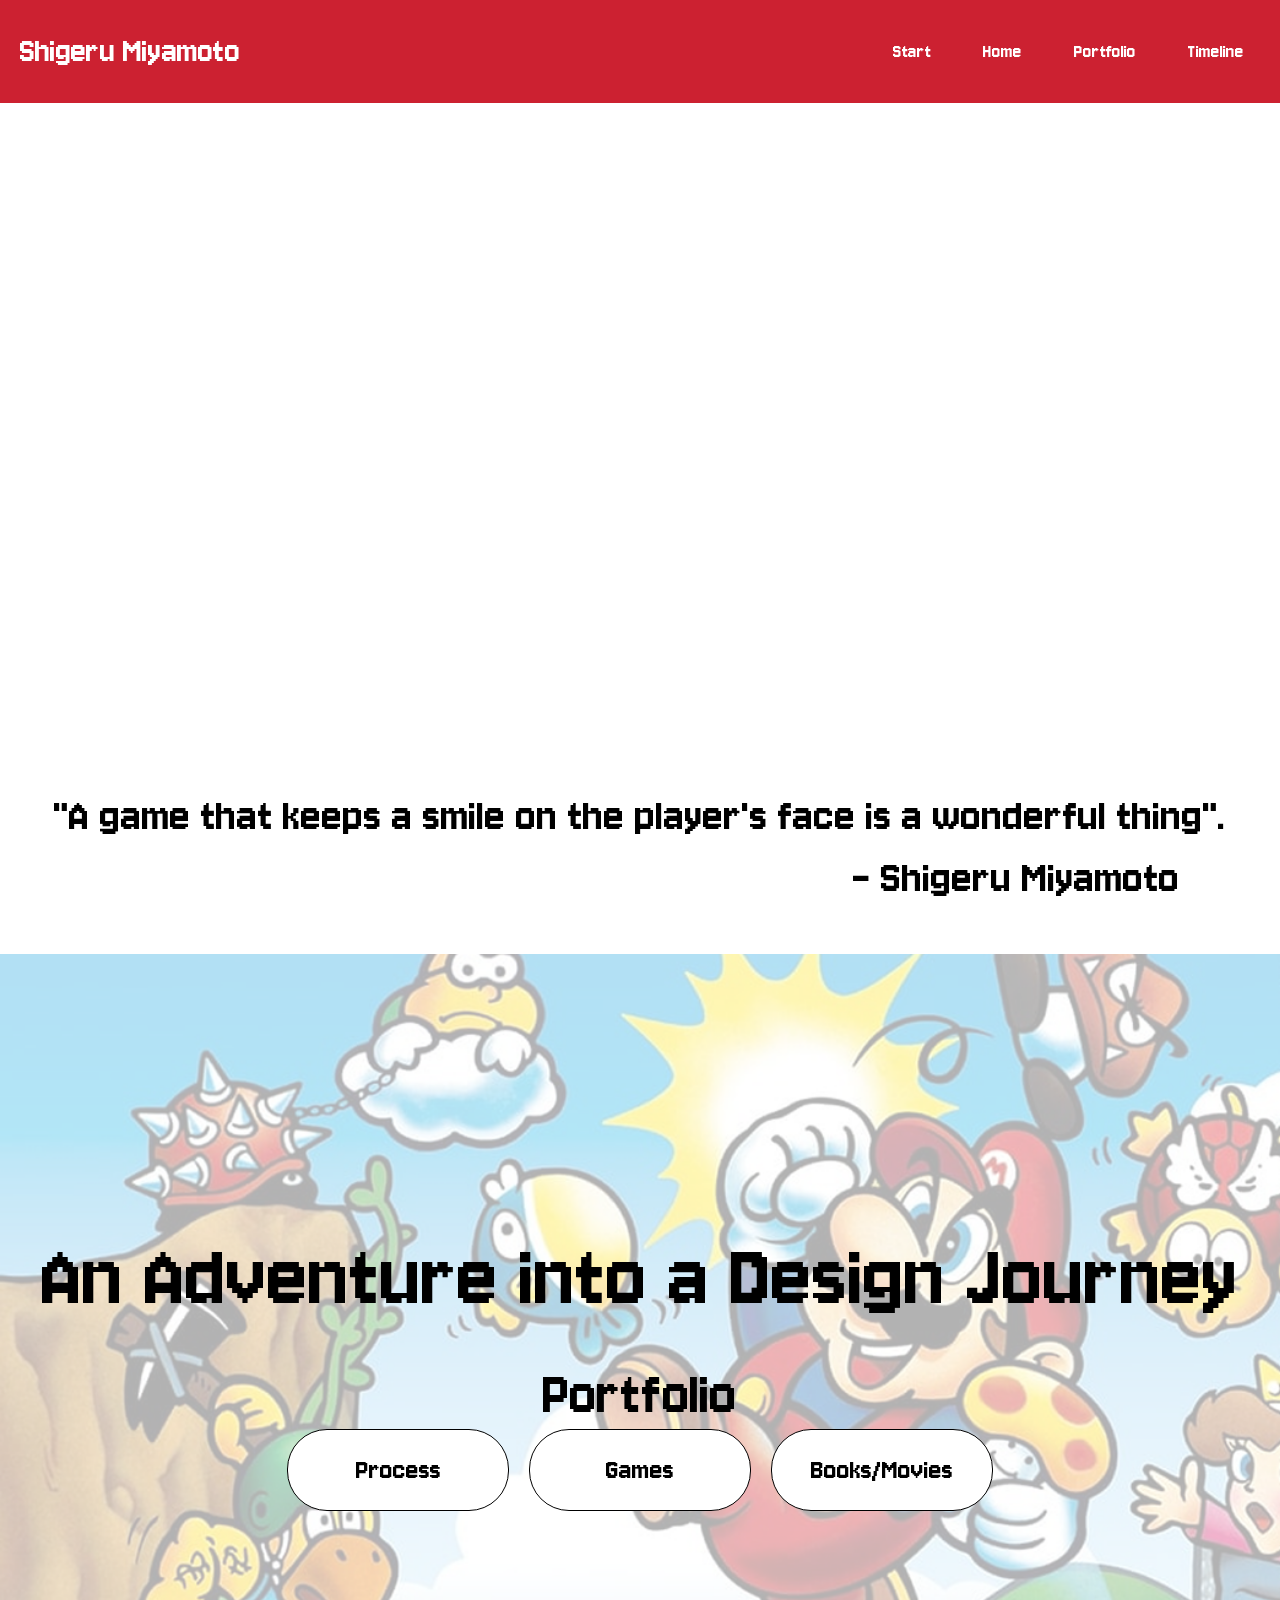
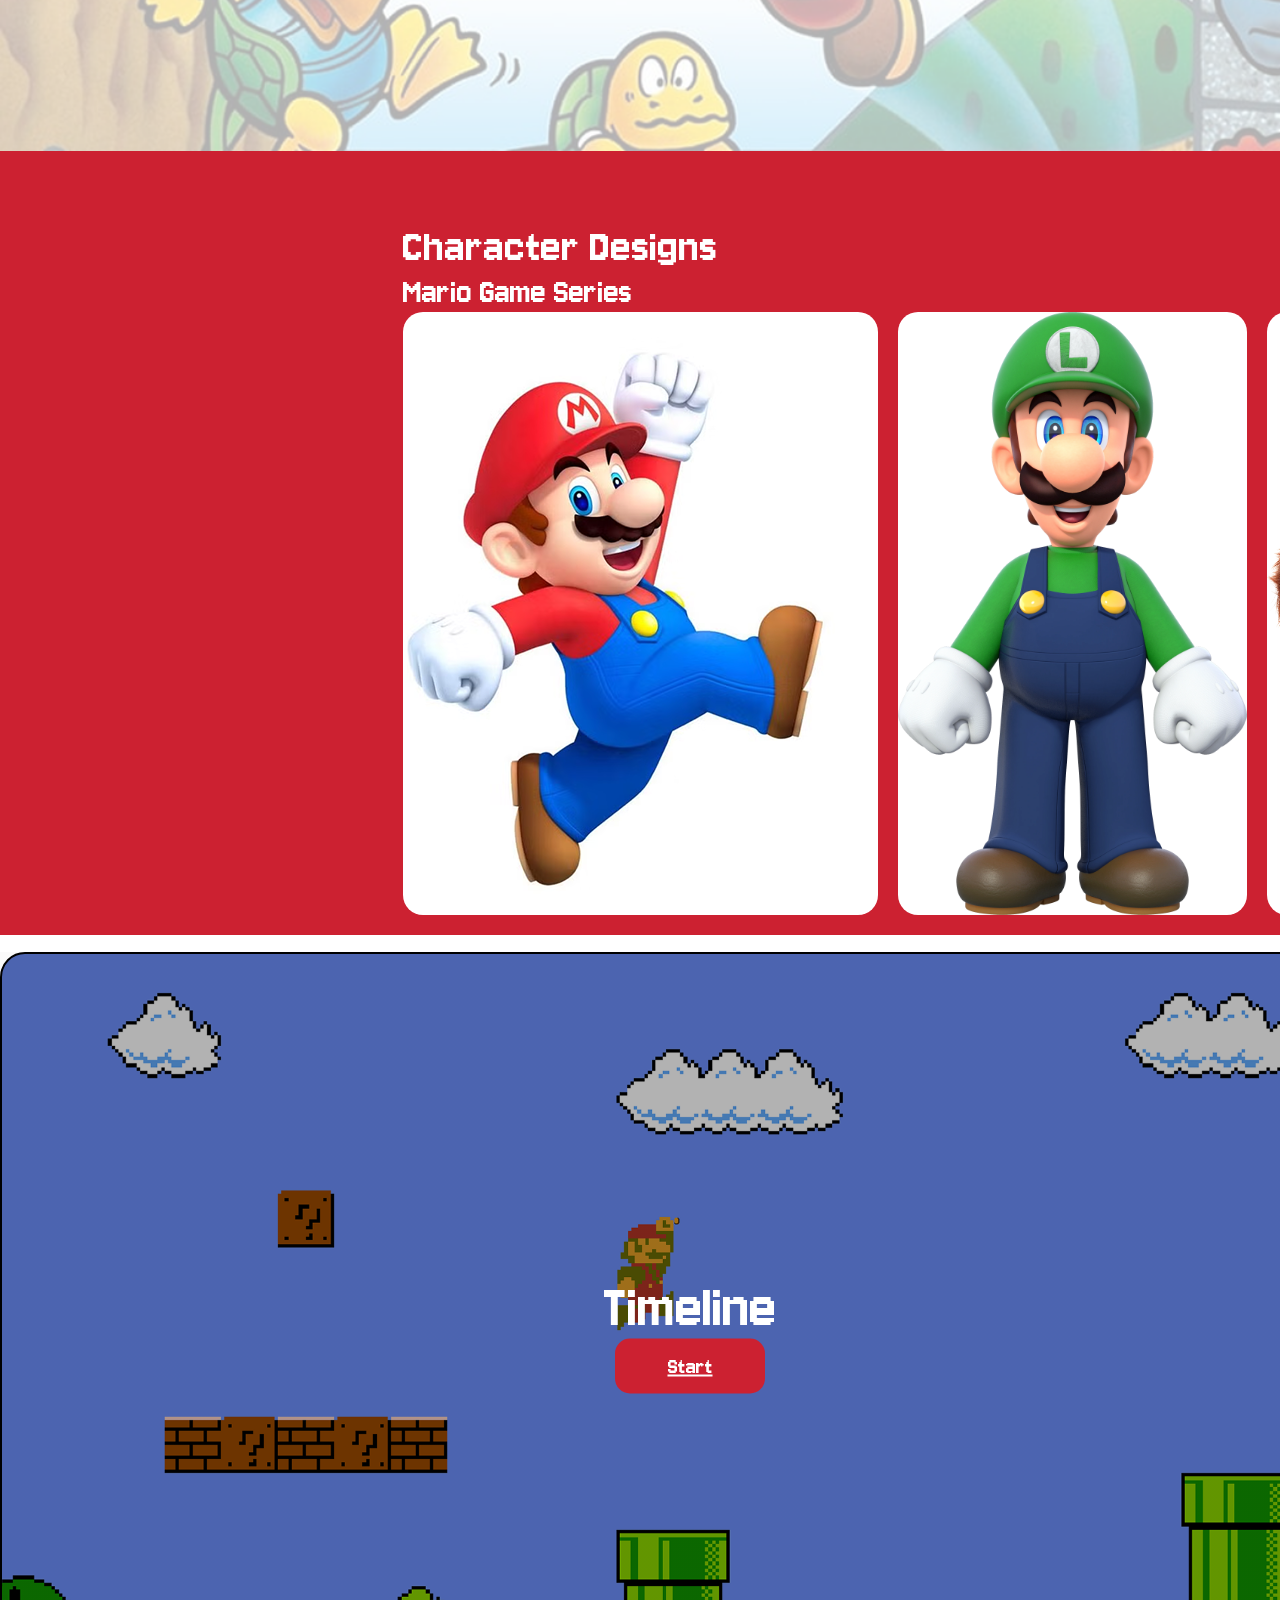
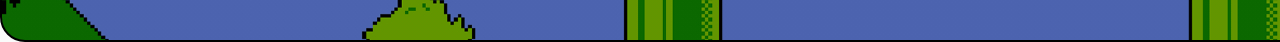
<file: index.html>
<!DOCTYPE html>
<html>
<head>
<meta name="viewport" content="width=device-width, initial-scale=1.0">
<link rel="preconnect" href="https://fonts.googleapis.com">
<link rel="preconnect" href="https://fonts.gstatic.com" crossorigin>
<link href="https://fonts.googleapis.com/css2?family=Jersey+10&display=swap" rel="stylesheet">
<link rel="stylesheet" href="main.css">
</head>
<style>
body { 
  font-family: 'Jersey 10', sans-serif;
  margin: 0;
  padding: 0;
  box-sizing: border-box; /* Ensures padding doesn't affect width */
}
</style>

<body>

  <div class="background"></div>
    <!-- Navigation links here -->
      <navbar class="navigationbar">
      <logo class="logo" href="index.html">Shigeru Miyamoto</logo>
        <ul>
            <li><a class="navbartext" href="intro-animation.html">Start</a></li>
            <li><a class="navbartext" href="index.html">Home</a></li>
            <li><a class="navbartext" href="portfolio.html">Portfolio</a></li>
            <li><a class="navbartext" href="timeline.html">Timeline</a></li>
        </ul>
      </navbar>
      </nav>
     <!-- Main content here -->
<main class="body">
  <video class="video" muted autoplay loop playsinline="auto">
    <source src="Project Name 10.mov" type="video/quicktime">
  </video>


      <!-- quote -->
   <div class="quote item-1">"A game that keeps a smile on the player's face is a wonderful thing". </div>
      <div class="shigeru">- Shigeru Miyamoto</div>

      <!-- portfolio navigation section -->
       <div class="container item-2">
  <p><div class="lrgcentered">An Adventure into a Design Journey</div></p>
  <div class="centered">Portfolio</div>
  
<div class="button-container">
  <a class="button" href="portfolio.html">Process</a>
  <a class="button" href="portfolio.html">Games</a>
  <a class="button" href="portfolio.html">Books/Movies</a>
</div>
</div>
  
  <!-- character design section -->
  <div class="scroll-container item-3">
      <div class="character-design-background">
            <!--text goes here-->
         <div class="character-designs">Character Designs</div>
          <div class="game-series"> Mario Game Series</div>
      <!-- Individual character designs will go here -->
        <div class="characters">
         <img src="Rectangle 61.png" style=" object-fit: contain; box-sizing: border-box; position: center; top: 150px;" alt="mario">
         <img class="characters" src="Luigi_New_Super_Mario_Bros_U_Deluxe.webp" alt="Luigi">
         <img class=" characters" src="donkeykong.webp" alt="donkey kong">
        <img class=" characters" src="yoshi.png" alt="yoshi">
        <img class=" characters" src="princess peach.webp" alt="princess peach">
      </div> 
      </div>
      </div>
    </div>
  </div>
    </body>
  <span style="display: inline-block; width: 30px;"></span>
    <div class="timeline-background">
  <!-- Timeline content will go here -->
    <div class="timeline">
      <div class="timeline-txt">Timeline</div>
      <a href="timeline.html" class="btncentered playbutton">Start</a>
      </div>
    </div>
  </div>
</div>
</main>
</file>
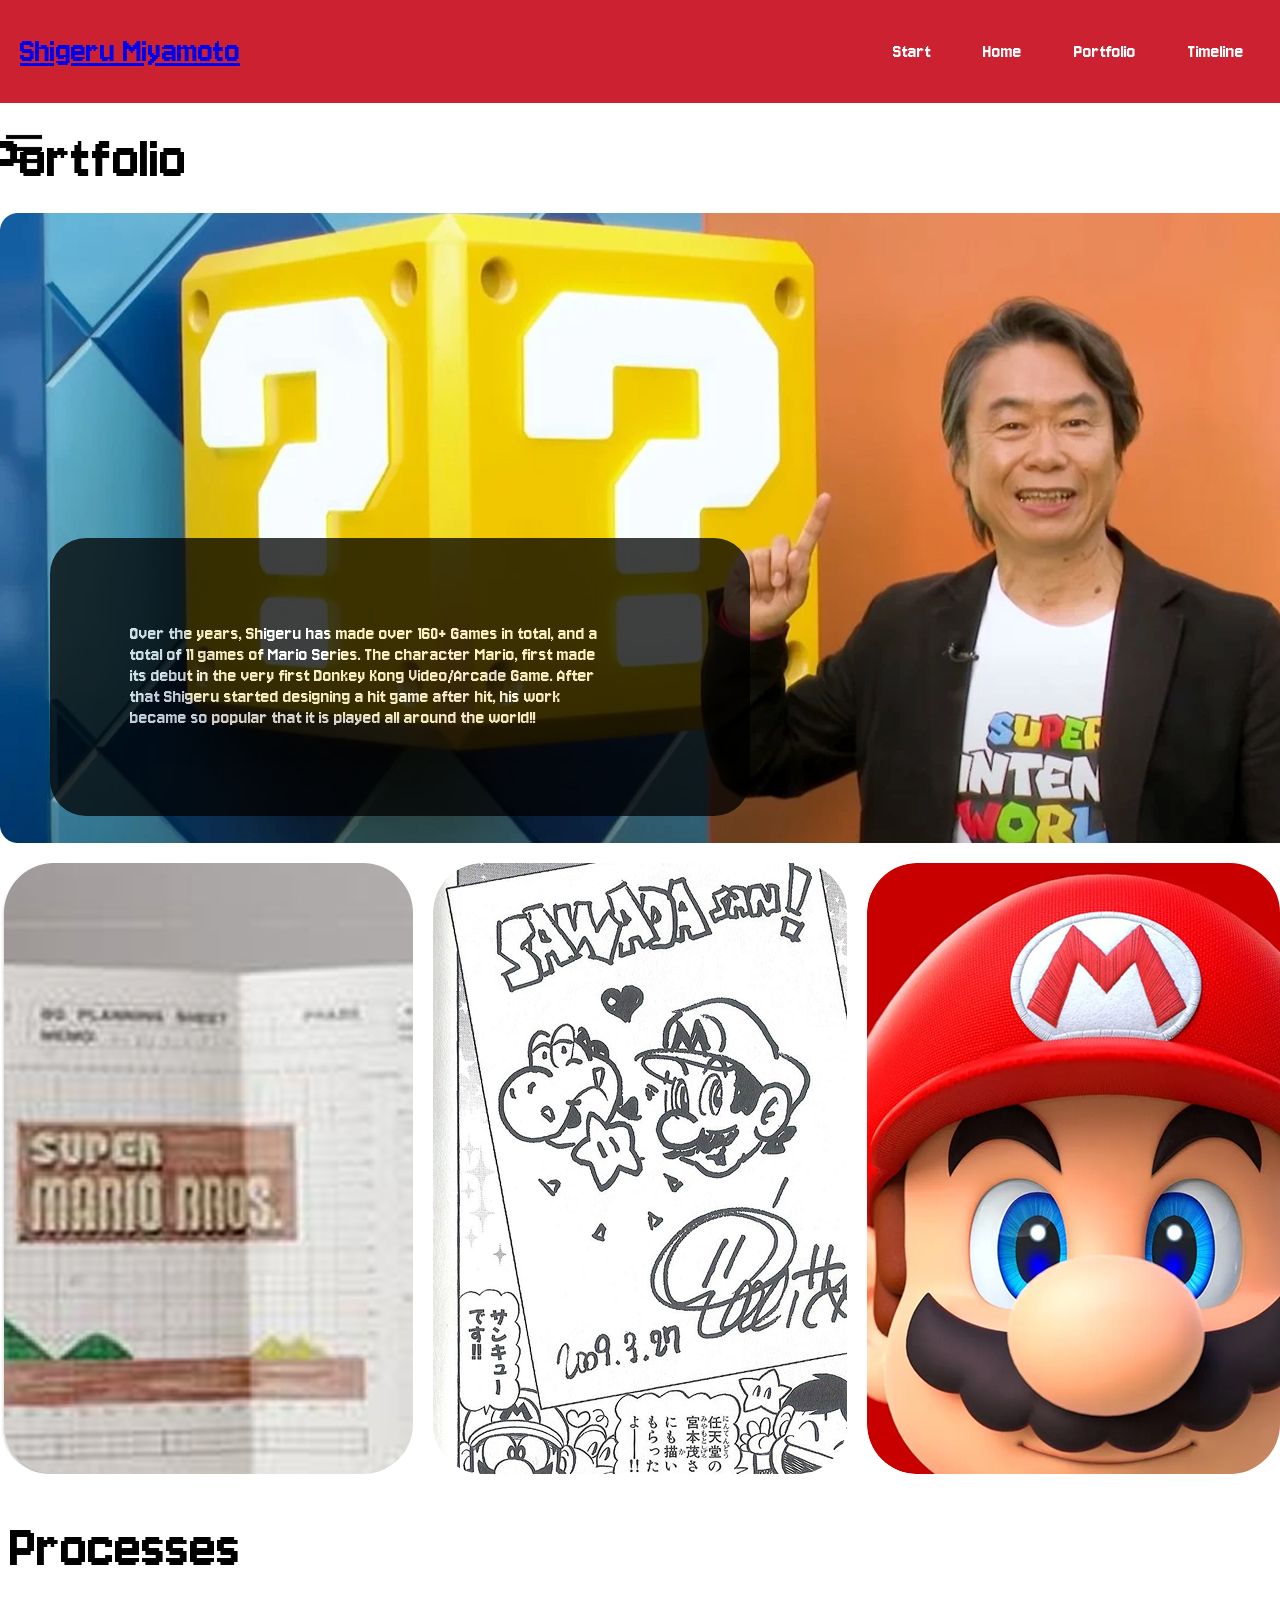
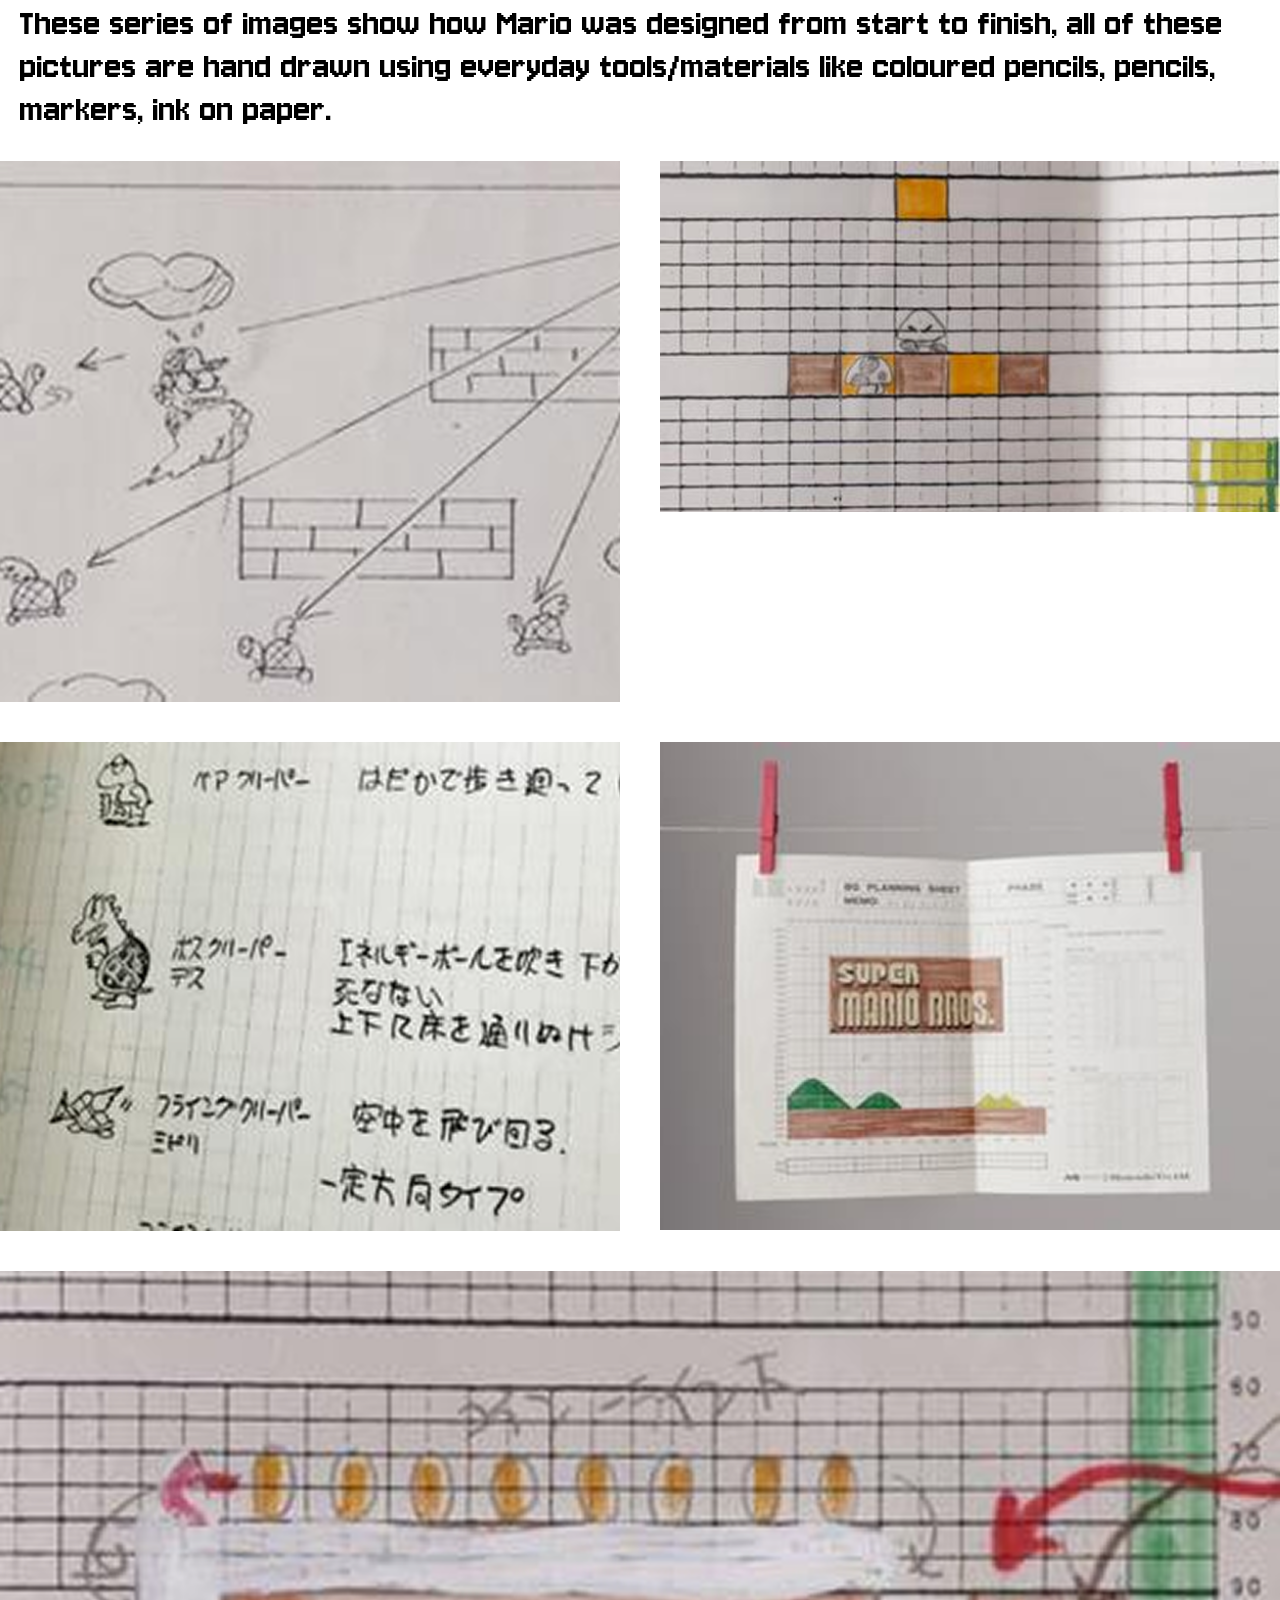
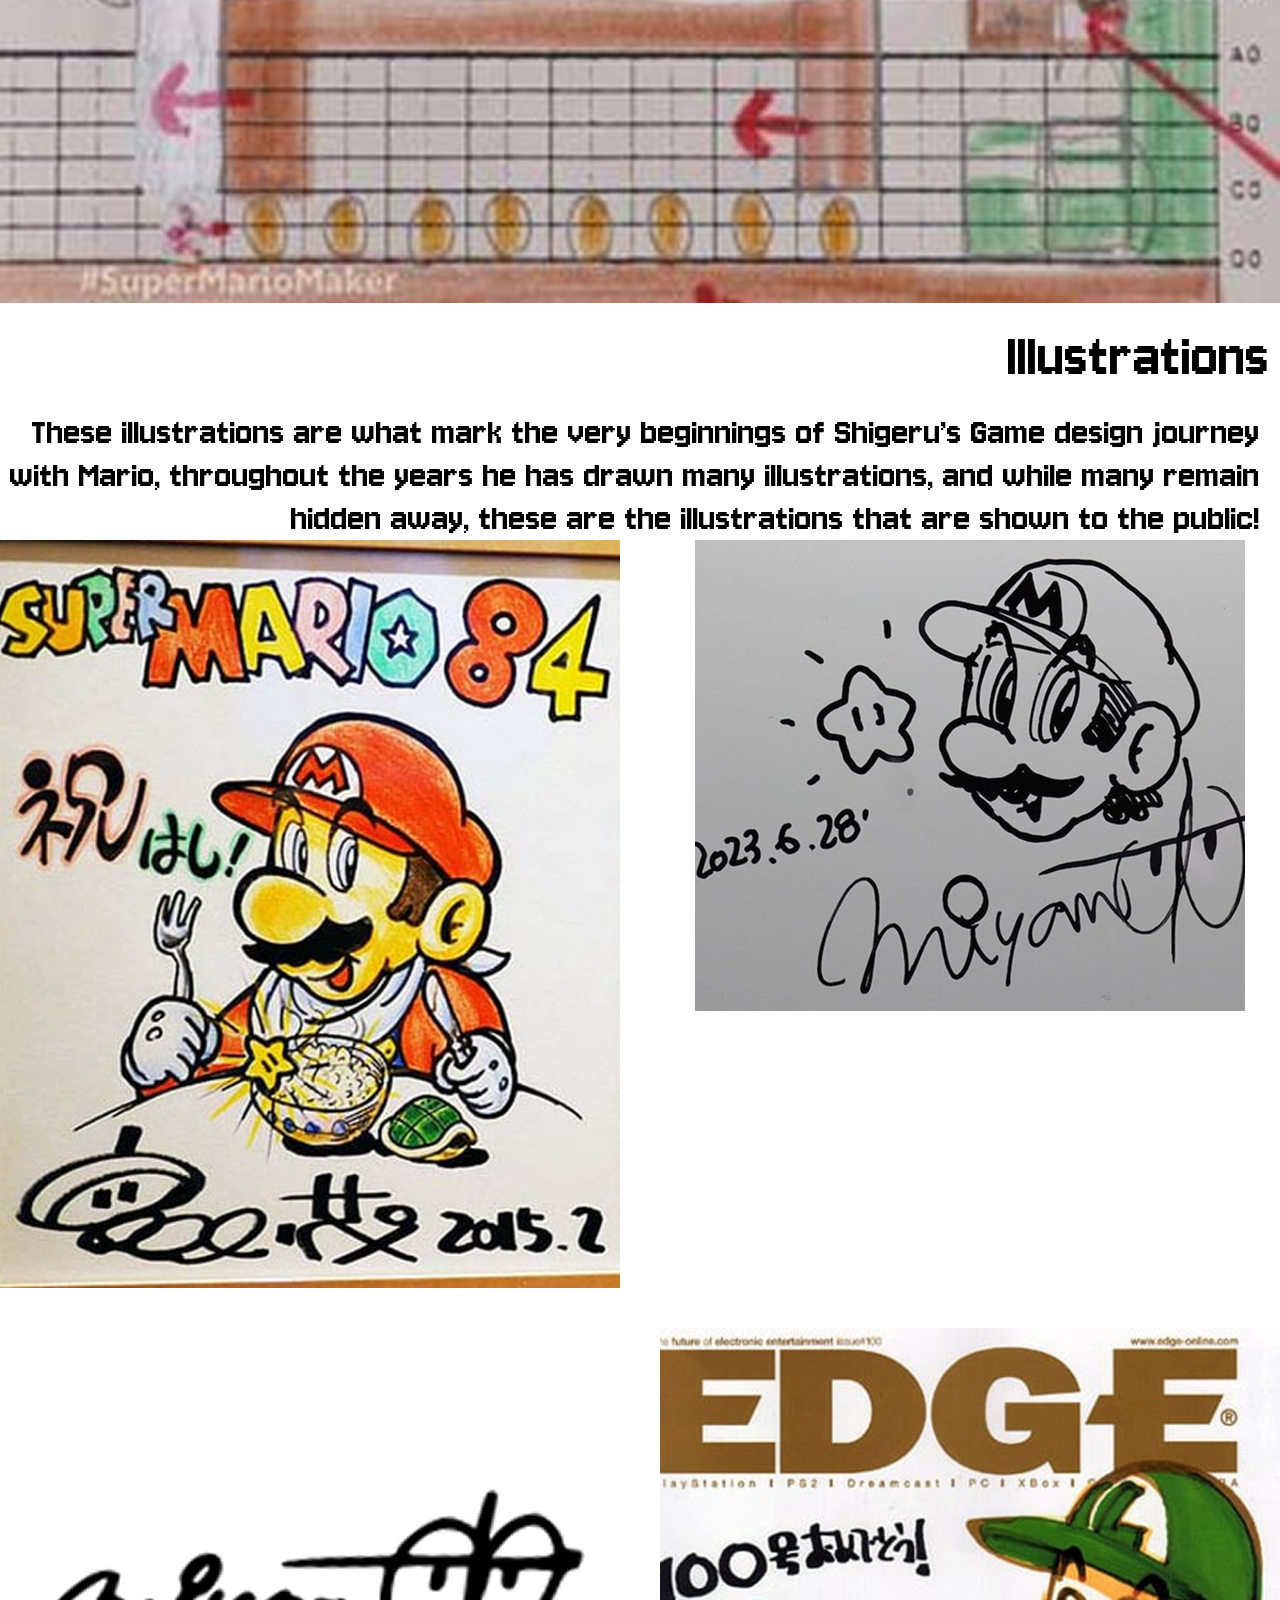
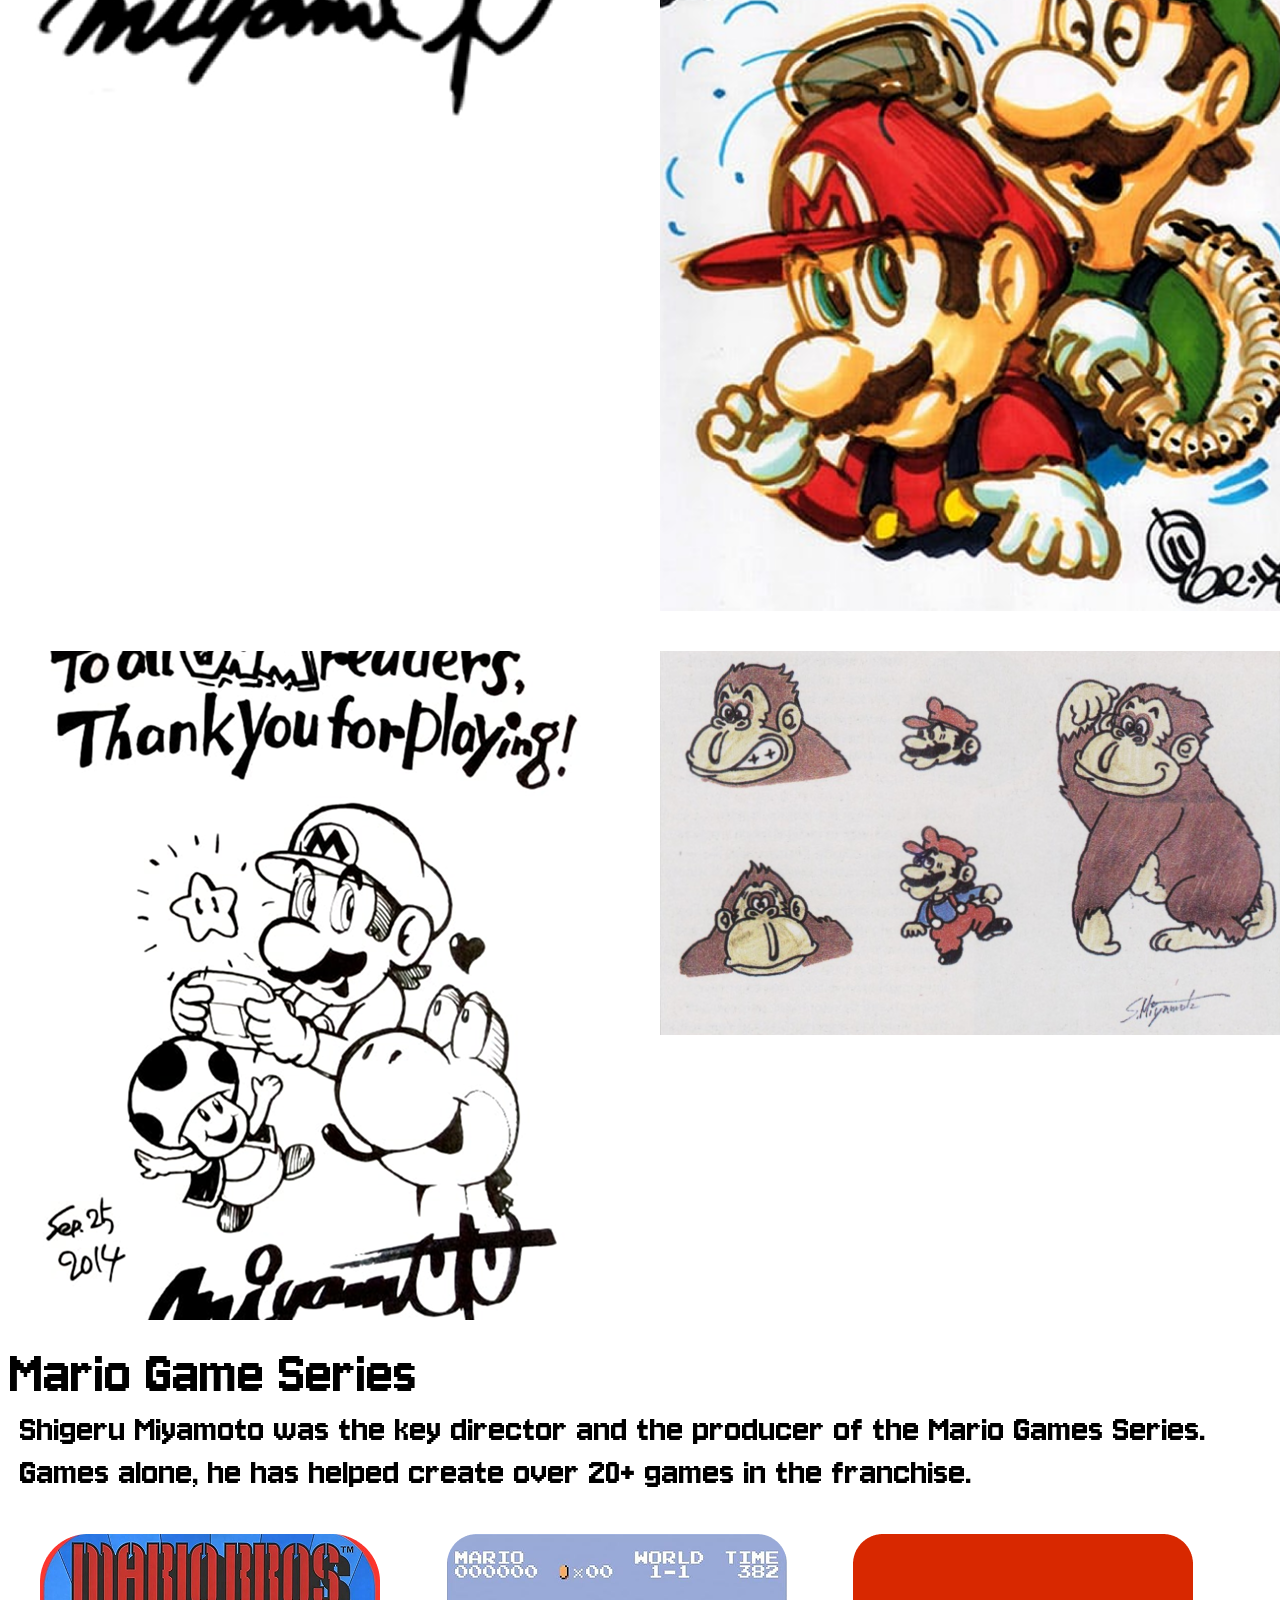
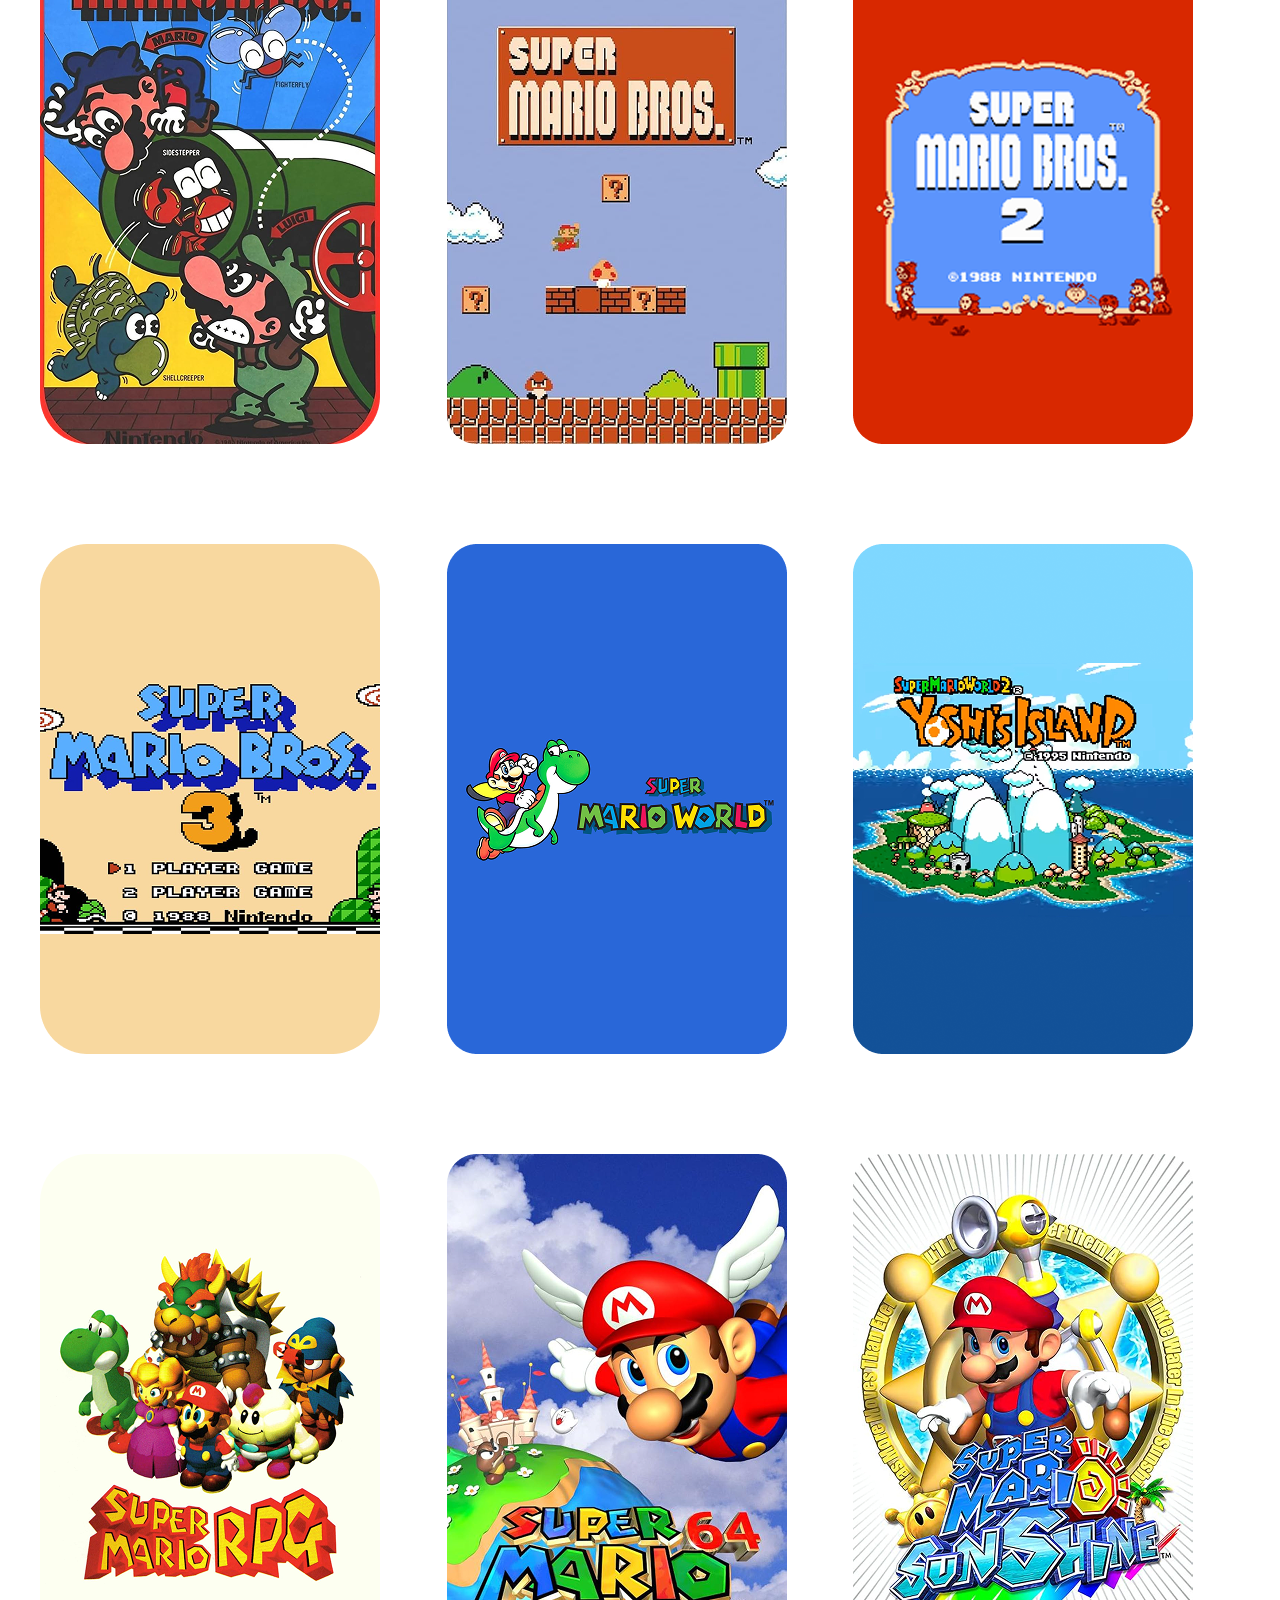
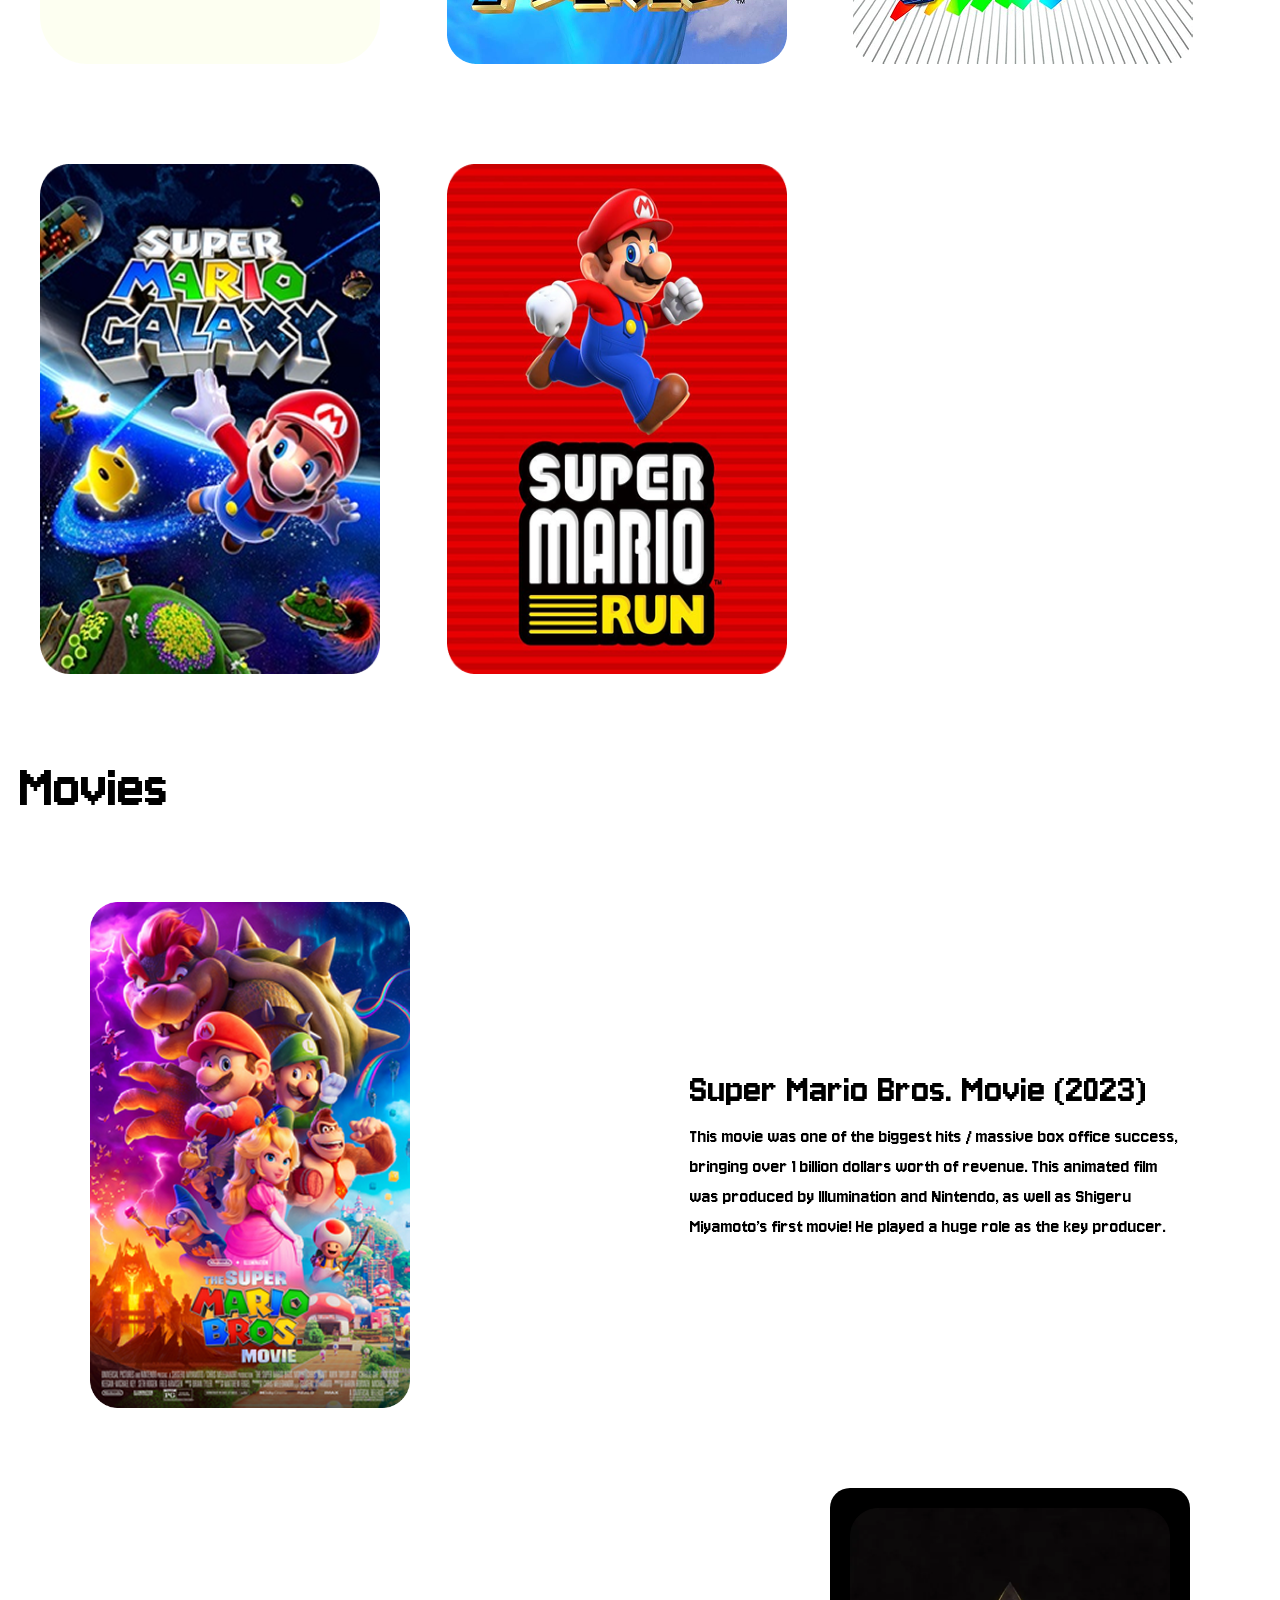
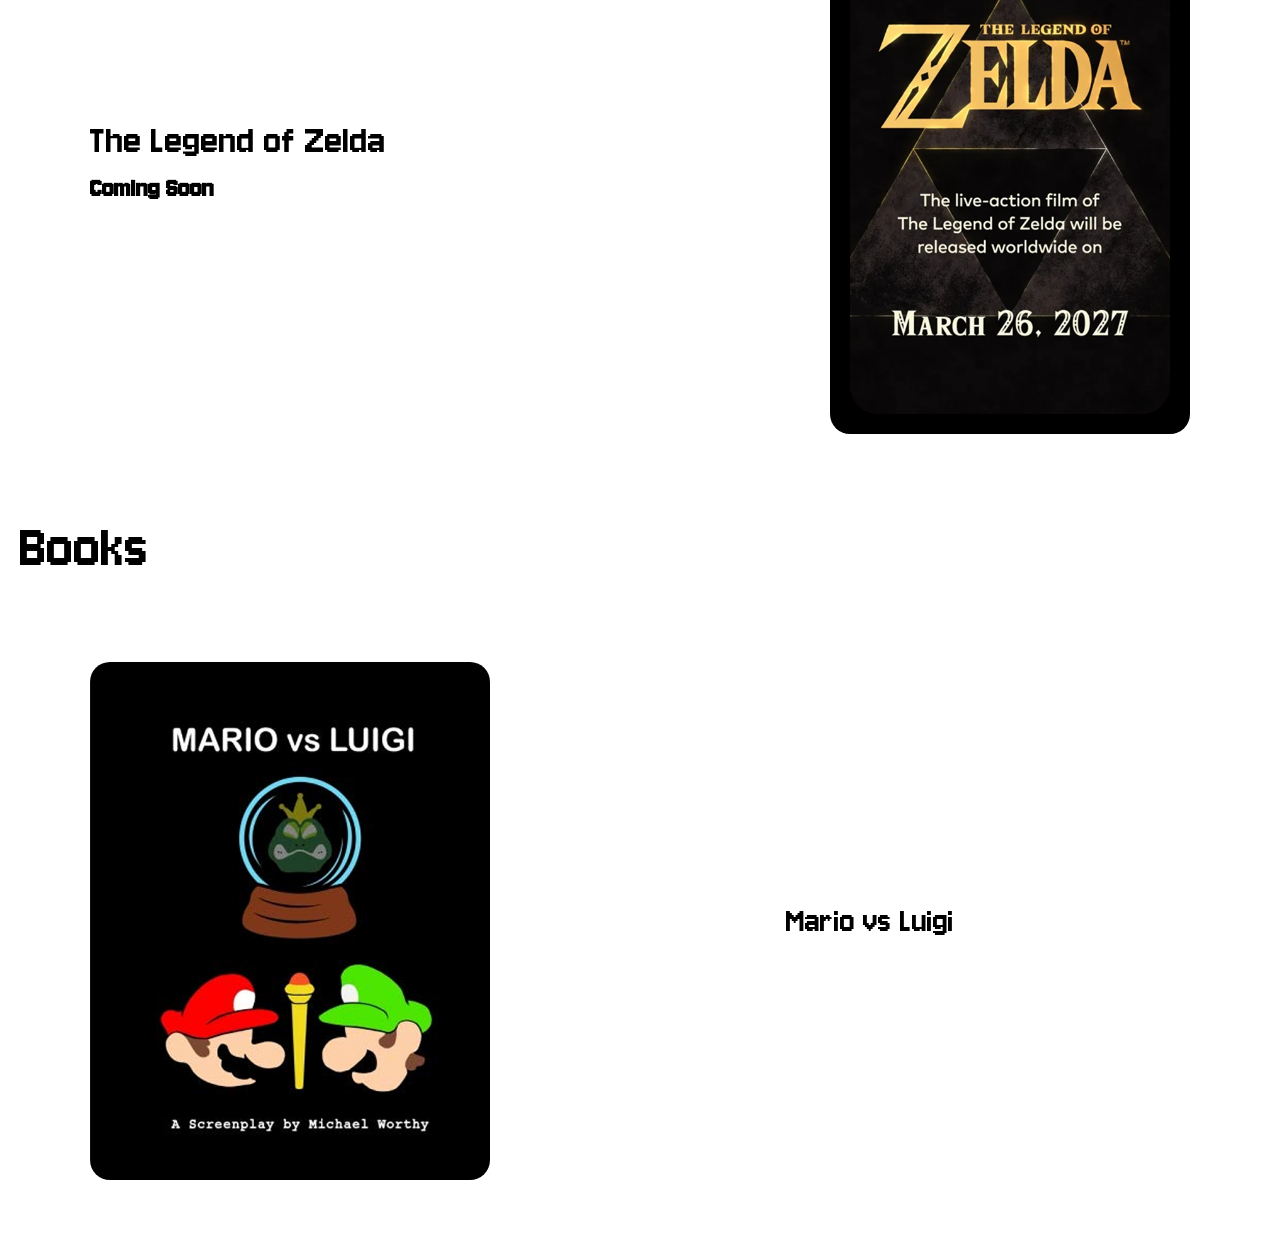
<file: portfolio.html>
<!DOCTYPE html>
<html>
<head>
<meta name="viewport" content="width=device-width, initial-scale=1.0">
<link rel="preconnect" href="https://fonts.googleapis.com">
<link rel="preconnect" href="https://fonts.gstatic.com" crossorigin>
<link href="https://fonts.googleapis.com/css2?family=Jersey+10&display=swap" rel="stylesheet">
<link rel="stylesheet" href="portfolio.css">
<style>

body { 
  font-family: 'Jersey 10', sans-serif;
  margin: 0;
  padding: 0;
  background-color: #FFF;
margin-left: 0px;
margin-top: 0px;
margin-right: 0px;
margin-bottom: 0px;
  box-sizing: border-box; /* Ensures padding doesn't affect width */
}
</style>

<body>

    <div class="background">
      <!-- Navigation links here -->
       <footer>
        <nav class="navigationbar">
          <div class="logo">
              <a href="index.html">
              Shigeru Miyamoto
            </a>
            </div>
          <ul>
           <li><a class="navbartext" href="intro-animation.html">Start</a></li>
            <li><a class="navbartext" href="index.html">Home</a></li>
            <li><a class="navbartext" href="portfolio.html">Portfolio</a></li>
            <li><a class="navbartext" href="timeline.html">Timeline</a></li>
          </ul>
        </nav>
        </footer>
    </div>

        <!-- Main content here -->
         <div class="menubtn">
         <div class="portfolio-heading">Portfolio</div.
          </div>
         </div>
    <main class="body">
      <div style="position:relative;">
        <img class="img" src="Rectangle 90.jpg" alt="First Image">
        <div style="position:absolute; top:325px; left:50px; width: 700px; height:278px; color:#000000; background-color: #000000; border-radius: 36px; opacity: 75%;">
    <div class= "position">Over the years, Shigeru has made over 160+ Games in total, and a total of 11 games of Mario Series. The character Mario, first made its debut in the very first Donkey Kong Video/Arcade Game. After that Shigeru started designing a hit game after hit, his work became so popular that it is played all around the world!! </div>
        </div>
      </div>

<div class="parent">
  <div class="rectangle-1"></div>
  <div class="rectangle-2"></div>
  <div class="rectangle-3"></div>
</div>

<div class="processes-title">Processes</div>
<div class="about-processes">These series of images show how Mario was designed from start to finish, all of these pictures are hand drawn using everyday tools/materials like coloured pencils, pencils, markers, ink on paper.</div>

<div class="processes-img">
  <img src="processesimg1.png" alt=""> 
  <img src="Rectangle 96.png" alt="">
  <img src="Rectangle 98.png" alt="">
  <img src="Rectangle 97.png" alt="" style="position: static;">
  <img src="Rectangle 99.png" alt="">
</div>

<div class="illustration-title">Illustrations</div>
<div class="about-illustration">These illustrations are what mark the very beginnings of Shigeru’s Game design journey with Mario, throughout the years he has drawn many illustrations, and while many remain hidden away, these are the illustrations that are shown to the public! </div>

<div class="illustration-img">
  <div class="img-card"><img src="Rectangle 100.png"></div>
  <div class="img-card"><img src="Rectangle 101.png"></div>
  <div class="img-card"><img src="Rectangle 102.png"></div>
  <div class="img-card"><img src="Rectangle 103.png"></div>
  <div class="img-card"><img src="Rectangle 104.png"></div>
  <div class="img-card"><img src="Rectangle 105.png"></div>
</div>

<div class="mariogames-title">Mario Game Series</div>

<div class="about-mariogames">
  Shigeru Miyamoto was the key director and the producer of the Mario Games Series. 
  Games alone, he has helped create over 20+ games in the franchise.
</div>


<div class="games-container">

  <div class="games-img">
    <img class="games-img" src="image 11.png" />
    <p class="img__description">Mario Bros. (1983)</p>
  </div>

  <div class="games-img-1">
    <img class="games-img-1" src="image 10.png"/>
    <p class="img__description-1">Super Mario Bros. (1985)</p>
  </div>

  <div class="games-img-1">
    <img class="games-img-1" src="Group 1.png"/>
    <p class="img__description-1">Super Mario Bros. 2 (1988)</p>
  </div>

  <div class="games-img-1">
    <img class="games-img-1" src="Group 2.png"/>
    <p class="img__description-1">Super Mario Bros. 3 (1988)</p>
  </div>

  <div class="games-img-1">
    <img class="games-img-1" src="Group 3.png"/>
    <p class="img__description-1">Super Mario World (1990)</p>
  </div>

  <div class="games-img-1">
    <img class="games-img-1" src="Group 4.png"/>
    <p class="img__description-1">Super Mario World 2: Yoshi’s Island (1995)</p>
  </div>

  <div class="games-img-1">
    <img class="games-img-1" src="Group 5.png"/>
    <p class="img__description-1">Super Mario RPG: Legend of the Stars (1996)</p>
  </div>

  <div class="games-img-1">
    <img class="games-img-1" src="image 17.png"/>
    <p class="img__description-1">Super Mario 64 (1996)</p>
  </div>

  <div class="games-img-1">
    <img class="games-img-1" src="image 18.png"/>
    <p class="img__description-1">Super Mario Sunshine (2002)</p>
  </div>

  <div class="games-img-1">
    <img class="games-img-1" src="image 19.png"/>
    <p class="img__description-1">Super Mario Galaxy (2007)</p>
  </div>

  <div class="games-img-1">
    <img class="games-img-1" src="image 20.png"/>
    <p class="img__description-1">Super Mario Run (2016)</p>
  </div>

</div>


<div class="movie-title">Movies</div>

<!-- Mario Movie -->
<div class="movie-section">
  <img class="movie-img" src="image 8.png" alt="Mario Movie">

  <div class="movie-text">
    <div class="smm-title">Super Mario Bros. Movie (2023)</div>
    <div class="smm-summary">
      This movie was one of the biggest hits / massive box office success, bringing over 1 billion dollars worth of revenue. This animated film was produced by Illumination and Nintendo, as well as Shigeru Miyamoto’s first movie! He played a huge role as the key producer.
    </div>
  </div>
</div>

<!-- Zelda Movie -->
<div class="movie-section reverse">
  <img class="movie-img" src="zeldamovie.png" alt="Zelda Movie">

  <div class="movie-text">
    <div class="lz-title">The Legend of Zelda</div>
    <div class="lz-summary">Coming Soon</div>
  </div>
</div>


<div class="books-title">Books</div>

<div class="book-section">
  <img class="mvsl" src="image 29.png" alt="Mario vs Luigi Book">

  <div class="book-text">
    <div class="mvsl-text">Mario vs Luigi</div>
  </div>
</div>

    </main>
  </body>
  </html>
</file>
<file: main.css>
body {
  font-family: 'Jersey 10', sans-serif;
}

button,
a,
div,
p,
h1, h2, h3, h4, h5, h6 {
  font-family: 'Jersey 10', sans-serif;
}

.background {
  background-color: #fafafa;
  width: 100%;
  max-width: auto;
  margin: auto; 
}

.logo {
  font-size: 36px;
  font-weight: regular;
  color: #ffffff;
}
/*navigation bar*/

.navigationbar {
  min-height: 103px;
  position: fixed;
  top: 0;
  width: 100%;
  max-width: 1512px;
  display: flex;
  justify-content: space-between;
  align-items: center;
  padding: 0 20px; /* changed from 20px all around */
  background-color: #CC2131;
  z-index: 1000;
   box-sizing: border-box; /* prevents overflow */
}

ul {
  display: flex;
  align-items: center;
}


.navbartext {
  font-size: 20px;
  color: #ffffff;
  text-decoration: none;
  margin-left: 20px;
}

ul {
  list-style-type: none;
  margin: 0;
  padding: 0;
  background-color: #CC2131;
  display: flex;
  justify-content: center;
}

ul li a {
  display: block;
  color: white;
  padding: 14px 16px;
  text-decoration: none;
}

ul li a:hover {
  background-color: #b31d2c;
}
/*navigation bar*/

 .video {
  width: 100%;
  max-width: 1512px;
  height: auto;
  display: block;
  margin-top: 100px;
  margin-bottom: 50px;
}

 div.parentElement{text-align: center;}
 .button{ display: inline-block; }


.button {
  position: static;
  width: 150px;
  height:50px;
  margin: 0 auto;
  vertical-align: middle;
  background-color: #ffffff;
  color: #000000;
  border: 1px solid #000000;
  padding: 10px 20px;
  border-radius: 43px;
  cursor: pointer;
}


.button:hover {
  background-color: #000000; 
  color: white;
}



.item-2{
  margin-top: 50px;
  display: flex;
  flex-direction: column;
  background-image: url('Rectangle 111.png');
  background-repeat: no-repeat;
  background-size: cover;
  padding:15rem 0;
  overflow: hidden;
}

/* Container holding the image and the text */
.container {
  position: relative; /* Ensures absolutely positioned children are relative to this container */
  text-align: center;
  color: white;
  display: flex;
  justify-content: center; /* Aligns horizontally */
  align-items: center;     /* Aligns vertically */
}


/* Centered text */
.centered {
  font-size: 64px;
  color: black
}

.button-container {
  display: flex;
  justify-content: center; /* center horizontally */
  align-items: center;
  gap: 20px; /* 🔥 THIS creates space between buttons */

  font-family: Jersey 10, sans-serif;
  font-size: 40px;
}
.button {
  width: 180px;
  height: 60px;

  display: flex;
  justify-content: center;
  align-items: center;

  font-family: 'Jersey 10', sans-serif;
  font-size: 30px;

  background-color: white;
  border: 1px solid black;
  border-radius: 40px;

  cursor: pointer;
  text-decoration: none;
  color: black;
}

.button:hover {
  background-color: black;
  color: white;
  transition: 0.3s ease;
}

/* Centered text */
.lrgcentered {
  
  font-size: 96px;
  color: black
}

.btncentered {
  position: absolute;
  top: 60%;
  left: 50%;
  transform: translate(-50%, -50%);
  font-size: 36px;
  color: black;
}
}

p{
  white-space: nowrap;
}

.content {
width: auto;
}


.quote {
  margin: 10px;
  font-family: 'Jersey 10', sans-serif;
  font-size: 48px;
  font-style: regular;
  position: center;
  text-align: center;
}

.shigeru {
  font-family: 'Jersey 10', sans-serif;
  font-size: 48px;
  font-style: regular;
  text-align: right;
  margin-right: 100px;
}

.portfolio-img{
  margin-top: 40px;
  width: 100%;
  height: auto;
  position:absolute;
  z-index: 0;
  left: 0;
  top: 0;
  width: 100%;
  display: block;
  opacity: 15%;
  display: block;
  margin-left: auto;
  margin-right: auto;
}


.section-wrapper {
  background-color: #CC2131;
}

.character-design-background {
  max-width: 2313px;
  margin: 0 auto;
}

.characters {
  display: flex;
  justify-content: space-around;
  max-width: 100%;
  max-width: 475px;
  height: 603px;
  background-color: white;
  border-radius: 20px;
  grid-auto-flow: column;
  gap: 20px;
}

.scroll-container {
  display: flex;
  background-color:#CC2131;
  gap: 20px;              /* space between items */
  padding: 20px;          /* padding around the container */
 overflow-x: auto;        /* enables horizontal scroll */
}

.character-designs {
  padding-top: 50px;
  font-family: 'Jersey 10', sans-serif;
  font-size: 48px;
  font-style: regular;
  text-align: left;
  color: #ffffff;
  margin-bottom: auto;
}
.game-series {
  font-family: 'Jersey 10', sans-serif;
  font-size: 36px;
  font-style: regular;
  text-align: left;
  color: #ffffff;
}

.timeline-background {
  background-color: #fafafa;
  width: 100%;
  max-width: auto;
  height: fit-content;
  margin: auto; 
} 

.timeline {
  gap: 50px;
  position: relative;
  display: flex;
position: relative;
  background:
    linear-gradient(rgba(0, 0, 0, 0.3), rgba(0, 0, 0, 0.3)),
    url("Rectangle 110.png");

  background-size: cover;
  background-position: center;
  background-repeat: no-repeat;

  flex-direction: column;
  border-radius: 25px;
  border: 2px solid #000000;
  padding: 20px;
  width: 1336px;
  height: 646px;
  margin: auto;
}

.timeline-txt {
  font-family: 'Jersey 10', sans-serif;
  font-size: 64px;
  font-style: regular;
  text-align: center;
  color: #ffffff;
  margin-top: 300px;
}

.playbutton {
  padding: 15px 25px;
  font-family: 'Jersey 10', sans-serif;
  font-size: 24px;
  text-align: center;
  cursor: pointer;
  outline: none;
  color: #fff;
  background-color: #CC2131;
  border: none;
  border-radius: 15px;
  width: 100px;
}

.playbutton:hover {background-color: #a61523}

.playbutton:active {
  background-color: #CC2131;
}

.button-container {
display:flex;

}
</file>
<file: portfolio.css>
.background {
  background-color: #fafafa;
  width: 100%;
  max-width: auto;
  margin: auto; 
}

.logo {
  font-size: 36px;
  font-weight: normal;
  color: #ffffff;
}
/*navigation bar*/

.navigationbar {
  min-height: 103px;
  position: fixed;
  top: 0;
  width: 100%;
  max-width: 1512px;
  display: flex;
  justify-content: space-between;
  align-items: center;
  padding: 0 20px; /* changed from 20px all around */
  background-color: #CC2131;
  z-index: 1000;
   box-sizing: border-box; /* prevents overflow */
}

ul {
  display: flex;
  align-items: center;
}


.navbartext {
  font-size: 20px;
  color: #ffffff;
  text-decoration: none;
  margin-left: 20px;
}

ul {
  list-style-type: none;
  margin: 0;
  padding: 0;
  background-color: #CC2131;
  display: flex;
  justify-content: center;
}

ul li a {
  display: block;
  color: white;
  padding: 14px 16px;
  text-decoration: none;
}

ul li a:hover {
  background-color: #b31d2c;
}

/*navigation bar*/

.container {
  display: flex;
  justify-content: center; /* Aligns horizontally */
  align-items: center;     /* Aligns vertically */
}

.img {
  display:flex;
  margin: auto;
  padding: auto;
  width: 1398px;
  height: 630px;
  position: relative;
}

.categories {
  font-size: 64px;
}

.about {
  font-size: 40px;
}

.parent {
  display: flex;
  justify-content: center;
  gap: 20px; /* adds space between rectangles */
}

.rectangle-1 {
  background-image: url('process1.jpg');
  height: 611px;
  width: 478px;
  background-color: #4f4f4f;
  border-radius: 50px;
  margin-top: 20px;
}

.rectangle-2 {
   background-image: url('illustration1.jpg'); ;
  margin: 0 auto;   /* ← missing semicolon fixed */
  height: 611px;
  width: 478px;
  background-color: #000000;
  border-radius: 50px;
  margin-top: 20px;
}

.rectangle-3 {
   background-image:url('games1.jpg'); ;
  height: 611px;
  width: 478px;
  background-color: #000000;
  border-radius: 50px;
  margin-top: 20px;
}

.rectangle-1:hover {
 background-image: url(process2.jpg) ;
  font-size: 18px;
}

.rectangle-2:hover {
 background-image: url(illustration2.jpg) ;
  font-size: 18px;
}

.rectangle-3:hover {
 background-image: url(games2.jpg) ;
  font-size: 18px;
}


.txt {
   z-index:100;

}

.position   {
  text-align: start;
  color: white;
    font-size:20px;
    position: relative;
   margin-top: 85px;
  margin-bottom: 100px;
  margin-right: 150px;
  margin-left: 80px;

}

.portfolio-heading {
  display: flex;
  justify-content: center;
  align-items: center;
  margin-top: 125px; /* Adjust for navbar height */
  margin-bottom: 20px;
}

.portfolio-heading {
  font-size: 64px;
  color: #000000;
  margin-right: 1100px;
   font-weight: normal;
        font-style: normal;
        font-family: Jersey 10, sans-serif;
}

.menubtn {
  background-image: url(menubtn.png);
  background-repeat: no-repeat;
}

.processes-title {
  margin-left: 10px; 
  font-size: 64px;
  margin-top: 40px;

}

.processes-img {
  display: grid;
  grid-template-columns: 1fr 1fr;
  gap: 40px;
  max-width: 1300px;
  margin: 0 auto;
}

/* Make all images responsive */
.processes-img img {
  width: 100%;
  height: auto;
  display: block;
}

/* Last image spans full width */
.processes-img img:last-child {
  grid-column: span 2;
}

.about-processes {
  font-size: 40px;
  margin-top: 20px;
  margin-left: 20px;
  margin-bottom: 30px;
}

.illustration-title {
  margin-top: 20px;
   margin-right: 10px; 
  text-align: right;
font-size: 64px;
}

.about-illustration {
   font-size: 40px;
  margin-top: 20px;
  margin-right: 20px;
  text-align: right;
}

.illustration-img {
  margin-top: 40px;
  display: grid;
  grid-template-columns: 1fr 1fr;
  gap: 40px;
  max-width: 1300px;
  margin: 0 auto;
  justify-items: center;
}



/* Make all images responsive */
.illustration-img img {
  width: 100%;
  height: auto;
  display: block;
}

/* Last image spans full width */
.illustration-img img:last-child {
  grid-column: span 2;
}


.mariogames-title {
   margin-left: 10px; 
  font-size: 64px;
  margin-top: 20px;
}

.about-mariogames {
  font-size: 40px;
   margin-left: 20px;

}
.games-container {
  display: grid;
  grid-template-columns: repeat(3, 1fr);
  gap: 20px;

  width: 100%;
  max-width: 1200px;
  margin: 0 auto; /* centers the grid container */
}

.games-img {
  margin-top: 20px;
  margin-bottom: 20px;
  display: grid;
  grid-template-columns: repeat(3, 1fr); /* 3 per row */
  gap: 20px;
    position: relative;
}

.games-img img {
  width: 340px;
  height: 510px;
  display: block;
}

.games-img img:hover {
  filter: brightness(50%);
  transition: filter 0.3s;
}



.img__description {
  border-radius: 48px;
  position: absolute;
  top: 0;
  bottom: 0;
  left: 0;
  right: 0;
  background: rgba(39, 47, 52, 0.72);
  opacity: 0;
  width: 340px;
  height: 510px;
  font-size: 36px;
  color: white;
  display: flex;
  justify-content: center;
  align-items: center;
  transition: opacity .2s, visibility .2s;
   margin-top: 20px;
  margin-bottom: 20px;
}

.games-img:hover .img__description {
  visibility: visible;
  opacity: 1;
}

.games-img-1 {
  margin-top: 20px;
  margin-bottom: 20px;
  display: grid;
  grid-template-columns: repeat(3, 1fr); /* 3 per row */
  gap: 20px;
    position: relative;
}

.games-img-1 img {
  width: 340px;
  height: 510px;
  display: block;
}

.games-img-1 img:hover {
  filter: brightness(50%);
  transition: filter 0.3s;
}




.img__description-1 {
  text-align: center;
  border-radius: 30px;
  position: absolute;
  top: 0;
  bottom: 0;
  left: 0;
  right: 0;
  background: rgba(39, 47, 52, 0.72);
  opacity: 0;
  width: 340px;
  height: 510px;
  font-size: 36px;
  color: white;
  display: flex;
  justify-content: center;
  align-items: center;
  transition: opacity .2s, visibility .2s;
   margin-top: 20px;
  margin-bottom: 20px;
}

.games-img-1:hover .img__description-1 {
  visibility: visible;
  opacity: 1;
}
.movie-title {
  font-size: 64px;
  margin: 25px;
}

.movie-title {
  font-size: 64px;
  margin: 40px 20px;
}

.movie-section {
  display: flex;
  align-items: center;
  justify-content: space-between;
  gap: 60px;

  max-width: 1100px;
  margin: 80px auto;
  padding: 0 20px;
}

.movie-section.reverse {
  flex-direction: row-reverse;
}


.movie-img {
  width: 320px;
  height: auto;
  border-radius: 20px;
}


.movie-text {
  max-width: 500px;
}

.smm-title,
.lz-title {
  font-size: 42px;
  margin-bottom: 10px;
}

/* description */
.smm-summary {
  font-size: 20px;
  line-height: 1.5;
}


.lz-summary {
  font-size: 28px;
  font-weight: bold;
  margin-top: 10px;
}


.movie-section.reverse .movie-img {
  background-color: #000;
  padding: 20px;
}




.books-title {
  font-size: 64px;
  margin: 40px 20px;
}

.book-section {
  display: flex;
  align-items: center;
  justify-content: flex-start;
  gap: 60px;

  max-width: 1100px;
  margin: 80px auto;
  padding: 0 20px;
}

/* book image */
.mvsl {
  width: 400px;
  height: auto;
  border-radius: 20px;
}

/* text */
.book-text {
  max-width: 400px;
  margin: 80px auto;
  padding: 0 20px;

}

.mvsl-text {
  font-size: 36px;
}




@media (max-width: 768px) {
  .movie-section,
  .movie-section.reverse,
  .book-section {
    flex-direction: column;
    text-align: center;
  }

  .movie-img,
  .mvsl {
    width: 80%;
  }

.menu-btn {
  font-size: 30px;
  cursor: pointer;
  position: fixed;
  top: 20px;
  left: 20px;
  z-index: 2000;
  color: white;
}
</file>
